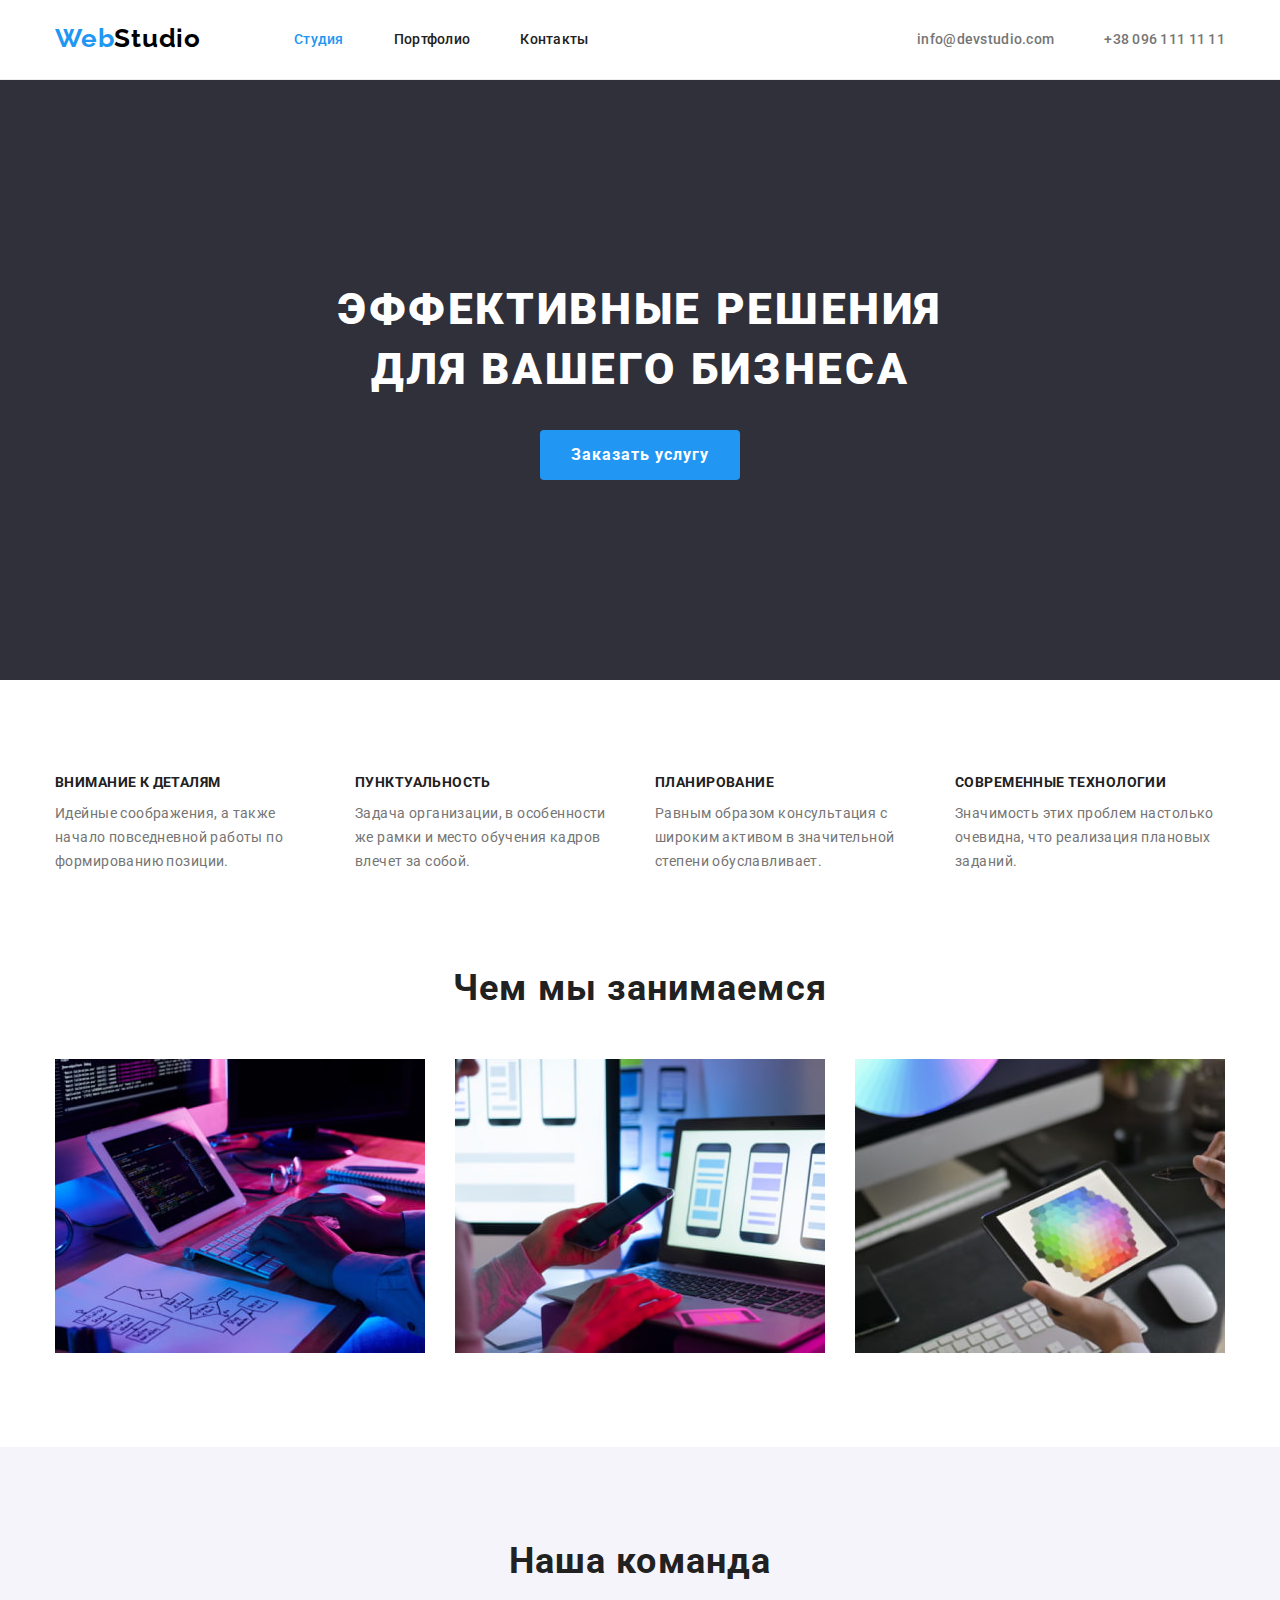
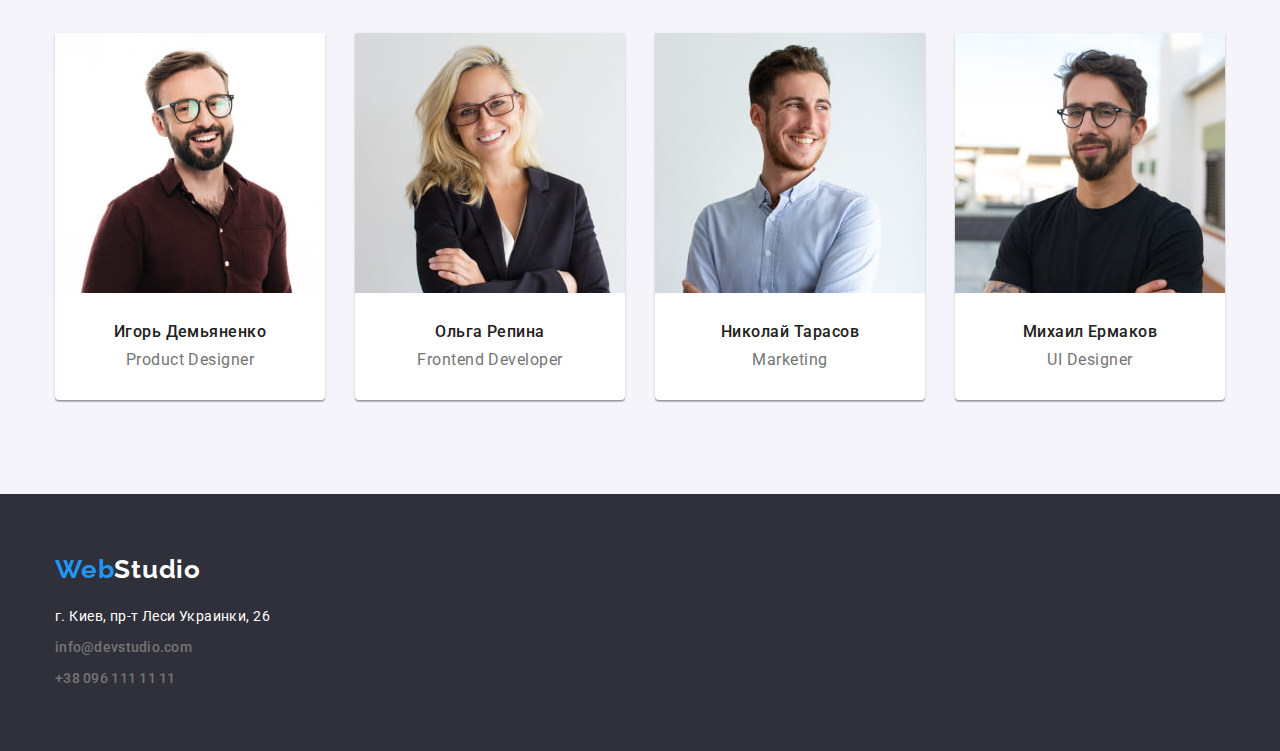
<file: index.html>
<!doctype html>
<html lang="ru">
<head>
  <meta charset="UTF-8">
  <meta name="viewport" content="width=device-width, initial-scale=1.0">
  <meta http-equiv="X-UA-Compatible" content="ie=edge">
  <title>Главная</title>
  <meta name="description" content="Студия веб технологий">
  <meta name="keywords" content="web, studio, developer, design, website, сайт, разработка, веб, услуги">
  <link href="https://fonts.googleapis.com/css2?family=Raleway:wght@700&family=Roboto:wght@400;500;700;900&display=swap"
        rel="stylesheet">
  <link rel="stylesheet" href="css/modern-normalize.css">
  <link rel="stylesheet" href="css/styles.css">
</head>
<body class="page">
<header class="header">
  <div class="container">
    <a class="logo header__logo" href="index.html" title="На главную страницу - WebStudio"><span class="logo__prefix">Web</span>Studio</a>
    <nav class="navigation">
      <ul class="navigation__list">
        <li><a class="navigation__link navigation__link--active" href="index.html"
               title="На главную страницу">Студия</a></li>
        <li><a class="navigation__link" href="portfolio.html" title="Посмотреть наши работы">Портфолио</a></li>
        <li><a class="navigation__link" href="#" title="Связаться с нами">Контакты</a></li>
      </ul>
    </nav>
    <ul class="contacts">
      <li><a class="contacts__link contacts__link--email" href="mailto:info@devstudio.com">info@devstudio.com</a></li>
      <li><a class="contacts__link contacts__link--phone" href="tel:+380961111111">+38 096 111 11 11</a></li>
    </ul>
  </div>
</header>

<main class="main">
  <section class="intro section">
    <h1 class="intro__title">Эффективные решения для вашего бизнеса</h1>
    <button class="button intro__button" type="button">Заказать услугу</button>
  </section>

  <section class="advantages section">
    <h2 class="visually-hidden">Преимущества</h2>
    <div class="container">
      <ul class="advantages__list">
        <li class="advantages__item">
          <h3 class="advantages__title">Внимание к деталям</h3>
          <p class="advantages__description">
            Идейные соображения, а также начало повседневной работы по формированию позиции.
          </p>
        </li>
        <li class="advantages__item">
          <h3 class="advantages__title">Пунктуальность</h3>
          <p class="advantages__description">
            Задача организации, в особенности же рамки и место обучения кадров влечет за собой.
          </p>
        </li>
        <li class="advantages__item">
          <h3 class="advantages__title">Планирование</h3>
          <p class="advantages__description">
            Равным образом консультация с широким активом в значительной степени обуславливает.
          </p>
        </li>
        <li class="advantages__item">
          <h3 class="advantages__title">Современные технологии</h3>
          <p class="advantages__description">
            Значимость этих проблем настолько очевидна, что реализация плановых заданий.
          </p>
        </li>
      </ul>
    </div>
  </section>

  <section class="services section">
    <div class="container">
      <h2 class="services__title">Чем мы занимаемся</h2>
      <ul class="services__list">
        <li tabindex="0">
          <img class="services__img" width="370" src="images/services/img.jpg" title="Десктопная разработка"
               alt="Специалист печатает код на клавиатуре в уютной обстановке">
        </li>
        <li tabindex="0">
          <img class="services__img" width="370" src="images/services/img_2.jpg"
               title="Разработка под мобильные платформы"
               alt="Специалист исследует адаптивность сайта на мобильном устройстве">
        </li>
        <li tabindex="0">
          <img class="services__img" width="370" src="images/services/img_3.jpg" title="Дизайн любой сложности"
               alt="Скрупулезный выбор цвета для конкретных ситуаций">
        </li>
      </ul>
    </div>
  </section>

  <section class="team section">
    <div class="container">
      <h2 class="services__title">Наша команда</h2>
      <ul class="team__list">
        <li class="team__item card" tabindex="0">
          <img class="card__img" width="270" src="images/team/product_designer.jpg" title="Игорь Демьяненко"
               alt="Продуктовый дизайнер">
          <div class="card__wrapper">
            <h3 class="card__title">Игорь Демьяненко</h3>
            <p class="card__subtitle" lang="en">Product Designer</p>
          </div>
        </li>
        <li class="team__item card" tabindex="0">
          <img class="card__img" width="270" src="images/team/frontend_developer.jpg" title="Ольга Репина"
               alt="Фронтэнд разработчик">
          <div class="card__wrapper">
            <h3 class="card__title">Ольга Репина</h3>
            <p class="card__subtitle" lang="en">Frontend Developer</p>
          </div>
        </li>
        <li class="team__item card" tabindex="0">
          <img class="card__img" width="270" src="images/team/marketing.jpg" title="Николай Тарасов" alt="Маркетолог">
          <div class="card__wrapper">
            <h3 class="card__title">Николай Тарасов</h3>
            <p class="card__subtitle" lang="en">Marketing</p>
          </div>
        </li>
        <li class="team__item card" tabindex="0">
          <img class="card__img" width="270" src="images/team/ui_designer.jpg" title="Михаил Ермаков"
               alt="Дизайнер интерфейсов">
          <div class="card__wrapper">
            <h3 class="card__title">Михаил Ермаков</h3>
            <p class="card__subtitle" lang="en">UI Designer</p>
          </div>
        </li>
      </ul>
    </div>
  </section>
</main>

<footer class="footer">
  <div class="container">
    <a class="logo footer__logo" href="/" title="на главную страницу - WebStudio"><span class="logo__prefix">Web</span>Studio</a>
    <address class="address">
      <ul class="address__list">
        <li><a class="address__main"
               href="https://www.google.com.ua/maps/ms?msid=218324961284362248250.0004ea06cd32ef222b213&msa=0"
               target="_blank" rel="noopener noreferrer nofollow">г. Киев, пр-т Леси Украинки, 26</a>
        </li>
        <li><a class="contacts__link contacts__link--email" href="mailto:info@devstudio.com">info@devstudio.com</a></li>
        <li><a class="contacts__link contacts__link--phone" href="tel:+380961111111">+38 096 111 11 11</a></li>
      </ul>
    </address>
  </div>
</footer>
</body>
</html>
</file>
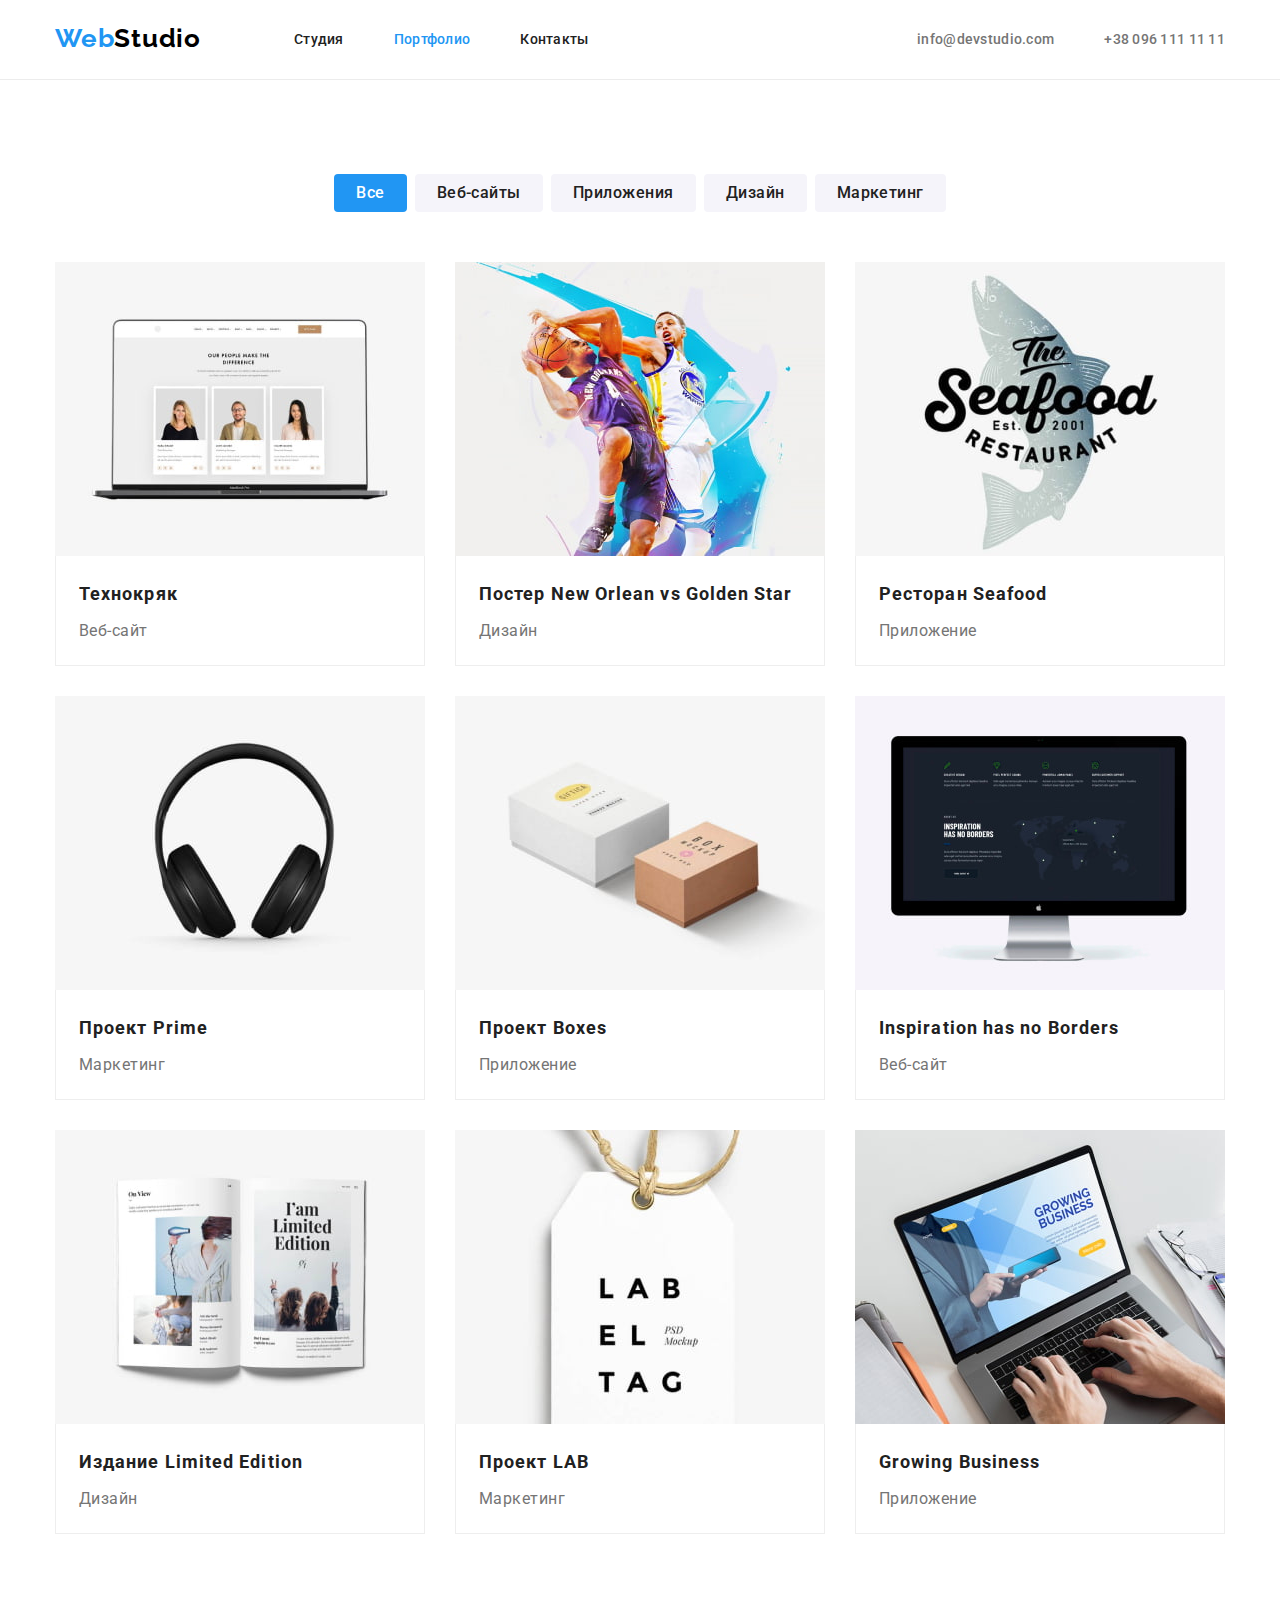
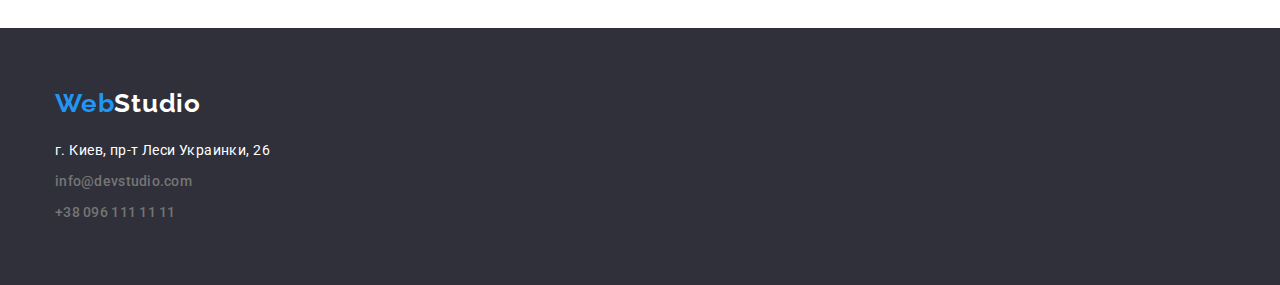
<file: portfolio.html>
<!doctype html>
<html lang="ru">
<head>
  <meta charset="UTF-8">
  <meta name="viewport" content="width=device-width, initial-scale=1.0">
  <meta http-equiv="X-UA-Compatible" content="ie=edge">
  <title>Портфолио</title>
  <meta name="description" content="Примеры наших работ">
  <meta name="keywords" content="web, studio, developer, design, website, сайт, разработка, веб, услуги">
  <link href="https://fonts.googleapis.com/css2?family=Raleway:wght@700&family=Roboto:wght@400;500;700;900&display=swap"
        rel="stylesheet">
  <link rel="stylesheet" href="css/modern-normalize.css">
  <link rel="stylesheet" href="css/styles.css">
</head>
<body class="page">
<header class="header">
  <div class="container">
    <a class="logo header__logo" href="index.html" title="на главную страницу - WebStudio"><span class="logo__prefix">Web</span>Studio</a>
    <nav class="navigation">
      <ul class="navigation__list">
        <li><a class="navigation__link" href="index.html" title="На главную страницу">Студия</a></li>
        <li><a class="navigation__link  navigation__link--active" href="portfolio.html" title="Посмотреть наши работы">Портфолио</a>
        </li>
        <li><a class="navigation__link" href="#" title="Связаться с нами">Контакты</a></li>
      </ul>
    </nav>
    <ul class="contacts">
      <li><a class="contacts__link contacts__link--email" href="mailto:info@devstudio.com">info@devstudio.com</a></li>
      <li><a class="contacts__link contacts__link--phone" href="tel:+380961111111">+38 096 111 11 11</a></li>
    </ul>
  </div>
</header>

<main class="main portfolio">
  <h1 class="visually-hidden">Портфолио</h1>

  <section class="section">
    <div class="container portfolio__container">
      <ul class="filter">
        <li>
          <button class="button filter__button filter__button--active" type="button">Все</button>
        </li>
        <li>
          <button class="button filter__button" type="button">Веб-сайты</button>
        </li>
        <li>
          <button class="button filter__button" type="button">Приложения</button>
        </li>
        <li>
          <button class="button filter__button" type="button">Дизайн</button>
        </li>
        <li>
          <button class="button filter__button" type="button">Маркетинг</button>
        </li>
      </ul>
      <ul class="catalog">
        <li class="catalog__item card" tabindex="0">
          <img class="card__img" width="370" src="images/portfolio/tehno.jpg"
               alt="Страница сайта с сотрудниками компании">
          <div class="card__wrapper">
            <h3 class="card__title">Технокряк</h3>
            <p class="card__subtitle">Веб-сайт</p>
          </div>
        </li>
        <li class="catalog__item card" tabindex="0">
          <img class="card__img" width="370" src="images/portfolio/orlean.jpg"
               alt="Два парня играют в баскетбол">
          <div class="card__wrapper">
            <h3 class="card__title">Постер New Orlean vs Golden Star</h3>
            <p class="card__subtitle">Дизайн</p>
          </div>
        </li>
        <li class="catalog__item card" tabindex="0">
          <img class="card__img" width="370" src="images/portfolio/seafood.jpg"
               alt="Название компании на фоне рыбы">
          <div class="card__wrapper">
            <h3 class="card__title">Ресторан Seafood</h3>
            <p class="card__subtitle">Приложение</p>
          </div>
        </li>
        <li class="catalog__item card" tabindex="0">
          <img class="card__img" width="370" src="images/portfolio/prime.jpg"
               alt="Большие наушники">
          <div class="card__wrapper">
            <h3 class="card__title">Проект Prime</h3>
            <p class="card__subtitle">Маркетинг</p>
          </div>
        </li>
        <li class="catalog__item card" tabindex="0">
          <img class="card__img" width="370" src="images/portfolio/boxes.jpg"
               alt="Две крафтовые коробочки">
          <div class="card__wrapper">
            <h3 class="card__title">Проект Boxes</h3>
            <p class="card__subtitle">Приложение</p>
          </div>
        </li>
        <li class="catalog__item card" tabindex="0">
          <img class="card__img" width="370" src="images/portfolio/inspirations.jpg"
               alt="На мониторе открыта страница сайта">
          <div class="card__wrapper">
            <h3 class="card__title">Inspiration has no Borders</h3>
            <p class="card__subtitle">Веб-сайт</p>
          </div>
        </li>
        <li class="catalog__item card" tabindex="0">
          <img class="card__img" width="370" src="images/portfolio/limited.jpg"
               alt="Книга в развернутом виде, с картинками">
          <div class="card__wrapper">
            <h3 class="card__title">Издание Limited Edition</h3>
            <p class="card__subtitle">Дизайн</p>
          </div>
        </li>
        <li class="catalog__item card" tabindex="0">
          <img class="card__img" width="370" src="images/portfolio/lab.jpg"
               alt="Ярлык компании - Labeltag">
          <div class="card__wrapper">
            <h3 class="card__title">Проект LAB</h3>
            <p class="card__subtitle">Маркетинг</p>
          </div>
        </li>
        <li class="catalog__item card" tabindex="0">
          <img class="card__img" width="370" src="images/portfolio/growing.jpg"
               alt="На ноутбуке открыто приложение">
          <div class="card__wrapper">
            <h3 class="card__title">Growing Business</h3>
            <p class="card__subtitle">Приложение</p>
          </div>
        </li>
      </ul>
    </div>
  </section>

</main>

<footer class="footer">
  <div class="container">
    <a class="logo footer__logo" href="/" title="на главную страницу - WebStudio"><span class="logo__prefix">Web</span>Studio</a>
    <address class="address">
      <ul class="address__list">
        <li><a class="address__main"
               href="https://www.google.com.ua/maps/ms?msid=218324961284362248250.0004ea06cd32ef222b213&msa=0"
               target="_blank" rel="noopener noreferrer nofollow">г. Киев, пр-т Леси Украинки, 26</a>
        </li>
        <li><a class="contacts__link contacts__link--email" href="mailto:info@devstudio.com">info@devstudio.com</a></li>
        <li><a class="contacts__link contacts__link--phone" href="tel:+380961111111">+38 096 111 11 11</a></li>
      </ul>
    </address>
  </div>
</footer>
</body>
</html>
</file>
<file: css/styles.css>
:root {
  --main-color: #2196F3;
  --main-color-hover: #188CE8;
  --bg-color: #2F303A;
  --text-color: #212121;
  --title-color: #FFFFFF;
  --address-color: #757575;
  --border-color: #ECECEC;
  --logo-color: #000000;
  --team-bg-color: #F5F4FA;
  --card-color: #FFFFFF;
  --card-border-color: #EEEEEE;
  --disabled-button-text-color: rgba(255, 255, 255, 0.3);
  --disabled-button-color: rgba(33, 150, 243, 0.3);
}

*, *::before, *::after {
  box-sizing: border-box;
}

[hidden] {
  display: none;
}

.visually-hidden {
  position: absolute;
  width: 1px;
  height: 1px;
  margin: -1px;
  border: 0;
  padding: 0;
  white-space: nowrap;
  clip-path: inset(100%);
  clip: rect(0 0 0 0);
  overflow: hidden;
  opacity: 0;
}

.page {
  margin: 0;
  padding: 0;

  font-family: "Roboto", "Arial", sans-serif;
  font-size: 14px;
  font-weight: 400;
  color: var(--text-color);
}

.container {
  max-width: 1200px;
  padding: 0 15px;
  margin: 0 auto;
}


/* --- header --- */

.header {
  padding-top: 24px;
  padding-bottom: 25px;
  border-bottom: 1px solid var(--border-color);
}

.header .container {
  display: flex;
  flex-wrap: wrap;
  align-items: center;
  row-gap: 15px;
}

.logo {
  display: inline-block;

  font-family: Raleway, sans-serif;
  font-size: 26px;
  font-weight: 700;
  letter-spacing: 0.03em;
  color: var(--logo-color);
  text-decoration: none;
}

.logo__prefix {
  color: var(--main-color);
}

.header__logo {
  margin-right: 93px;
}

.navigation__list {
  display: flex;
  flex-wrap: wrap;
  column-gap: 50px;
  row-gap: 15px;

  list-style: none;
  padding: 0;
  margin: 0;
}

.navigation__link {
  display: inline-block;
  padding-top: 6px;
  padding-bottom: 6px;

  letter-spacing: 0.02em;
  font-weight: 500;
  color: inherit;
  text-decoration: none;
}

.navigation__link--active,
.navigation__link:hover,
.navigation__link:focus-visible {
  color: var(--main-color);
}

.contacts {
  display: flex;
  flex-wrap: wrap;
  column-gap: 50px;
  row-gap: 15px;

  list-style: none;
  padding: 0;
  margin: 0;

  margin-left: auto;
}

.contacts__link {
  display: inline-block;
  padding-top: 6px;
  padding-bottom: 6px;

  font-weight: 500;
  letter-spacing: 0.02em;
  color: var(--address-color);
  text-decoration: none;
}

.contacts__link:hover,
.contacts__link:focus-visible {
  color: var(--main-color);
}


/* --- section --- */

.section {
  padding-top: 94px;
  padding-bottom: 94px;
}


/* --- intro --- */

.intro {
  text-align: center;
  background-color: var(--bg-color);
}

.intro > *:not(:last-child) {
  margin-bottom: 30px;
}

.intro.section {
  padding-top: 200px;
  padding-bottom: 200px;
}

.intro__title {
  width: 696px;
  text-align: center;
  margin: 0 auto;

  font-size: 44px;
  line-height: 1.363;
  font-weight: 900;
  letter-spacing: 0.06em;
  text-transform: uppercase;
  color: var(--title-color);
}

.button {
  width: 200px;
  min-height: 50px;
  padding: 0 22px;

  font-size: 16px;
  font-weight: 700;
  line-height: 1.875;
  letter-spacing: 0.06em;
  text-align: center;

  border: none;
  border-radius: 4px;
  cursor: pointer;
  color: var(--title-color);
  background-color: var(--main-color);
}

.button:hover,
.button:focus-visible {
  background-color: var(--main-color-hover);
}

.button:disabled {
  cursor: default;
  color: var(--disabled-button-text-color);
  background-color: var(--disabled-button-color);
}


/* --- advantages --- */

.advantages.section {
  padding-bottom: calc(94px / 2);
}

.advantages__list {
  display: grid;
  grid-template-columns: repeat(auto-fill, minmax(270px, 1fr));
  grid-column-gap: 30px;
  grid-row-gap: 15px;

  list-style: none;
  padding: 0;
  margin: 0;
}

.advantages__item > * {
  margin: 0;
}

.advantages__item > *:not(:last-child) {
  margin-bottom: 12px;
}

.advantages__title {
  font-size: 14px;
  font-weight: 700;
  letter-spacing: 0.03em;
  text-transform: uppercase;
}

.advantages__description {
  line-height: 1.714;
  letter-spacing: 0.03em;
  color: var(--address-color);
}


/* --- services --- */

.services.section {
  padding-top: calc(94px / 2);
}

.services {
  padding-top: 0;
}

.services__title {
  text-align: center;

  font-weight: 700;
  font-size: 36px;
  letter-spacing: 0.03em;

  margin-top: 0;
  margin-bottom: 50px;
}

.services__list {
  display: grid;
  grid-gap: 30px;
  grid-template-columns: repeat(auto-fill, 370px);
  justify-content: center;

  list-style: none;
  margin: 0;
  padding: 0;
  line-height: 1;
}

.services__img {
  display: block;
}


/* --- team --- */

.team {
  background-color: var(--team-bg-color);
}

.team .services__title {
  margin-top: 0;
}

.team__list {
  display: grid;
  grid-gap: 30px;
  grid-template-columns: repeat(auto-fill, 270px);
  justify-content: center;

  list-style: none;
  margin: 0;
  padding: 0;
}

.card {
  text-align: center;
  font-size: 16px;
  letter-spacing: 0.03em;

  background-color: var(--card-color);
  box-shadow: 0 1px 3px 0 rgba(0, 0, 0, 0.12),
  0 1px 1px 0 rgba(0, 0, 0, 0.14),
  0 2px 1px 0 rgba(0, 0, 0, 0.2);
  border-bottom-right-radius: 4px;
  border-bottom-left-radius: 4px;
}

.card__wrapper {
  padding: 26px 22px 30px;
}

.card__wrapper > * {
  margin: 0;
}

.card__wrapper > *:not(:last-child) {
  margin-bottom: 10px;
}

.card__title {
  font-size: inherit;
  font-weight: 500;
}

.card__subtitle {
  color: var(--address-color);
}


/* --- footer --- */

.footer {
  padding-top: 60px;
  padding-bottom: 60px;
  background-color: var(--bg-color);
}

.footer__logo {
  line-height: 1.2;
  margin-bottom: 20px;
  color: var(--title-color);
}

.address__list {
  line-height: 1.714;
  letter-spacing: 0.03em;
  font-style: normal;

  list-style: none;
  margin: 0;
  padding: 0;
}

.address__list > *:not(:last-child) {
  margin-bottom: 7px;
}

.address__main {
  line-height: inherit;
  color: var(--title-color);
  text-decoration: none;
}

.address .contacts__link {
  padding: 0;
  line-height: inherit;
}


/* --- portfolio --- */

.portfolio__container > *:not(:last-child) {
  margin-bottom: 50px;
}

.filter,
.catalog {
  list-style: none;
  margin: 0;
  padding: 0;
}


/* --- filter --- */

.filter {
  display: flex;
  flex-wrap: wrap;
  justify-content: center;
  gap: 8px;
}

.filter__button {
  min-height: 38px;
  width: auto;

  font-weight: 500;
  line-height: 1.625;
  letter-spacing: 0.03em;

  color: inherit;
  background-color: var(--team-bg-color);
}

.filter__button--active,
.filter__button:hover,
.filter__button:focus-visible {
  background-color: var(--main-color);
  color: var(--title-color);
}


/* --- catalog --- */

.catalog {
  display: grid;
  grid-template-columns: repeat(auto-fill, 370px);
  justify-content: center;
  grid-gap: 30px;
}

.catalog .card {
  box-shadow: none;
  border-radius: initial;
}

.catalog .card__img {
  display: block;
  max-width: 100%;
  height: auto;
}

.catalog .card__wrapper {
  text-align: left;
  padding: 20px 23px 19px;
  border: 1px solid var(--card-border-color);
  border-top: none;
}

.catalog .card__title {
  font-size: 18px;
  font-weight: 700;
  line-height: 2;
  letter-spacing: 0.06em;

  margin-bottom: 4px;
}

.catalog .card__subtitle {
  line-height: 1.875;
}
</file>
